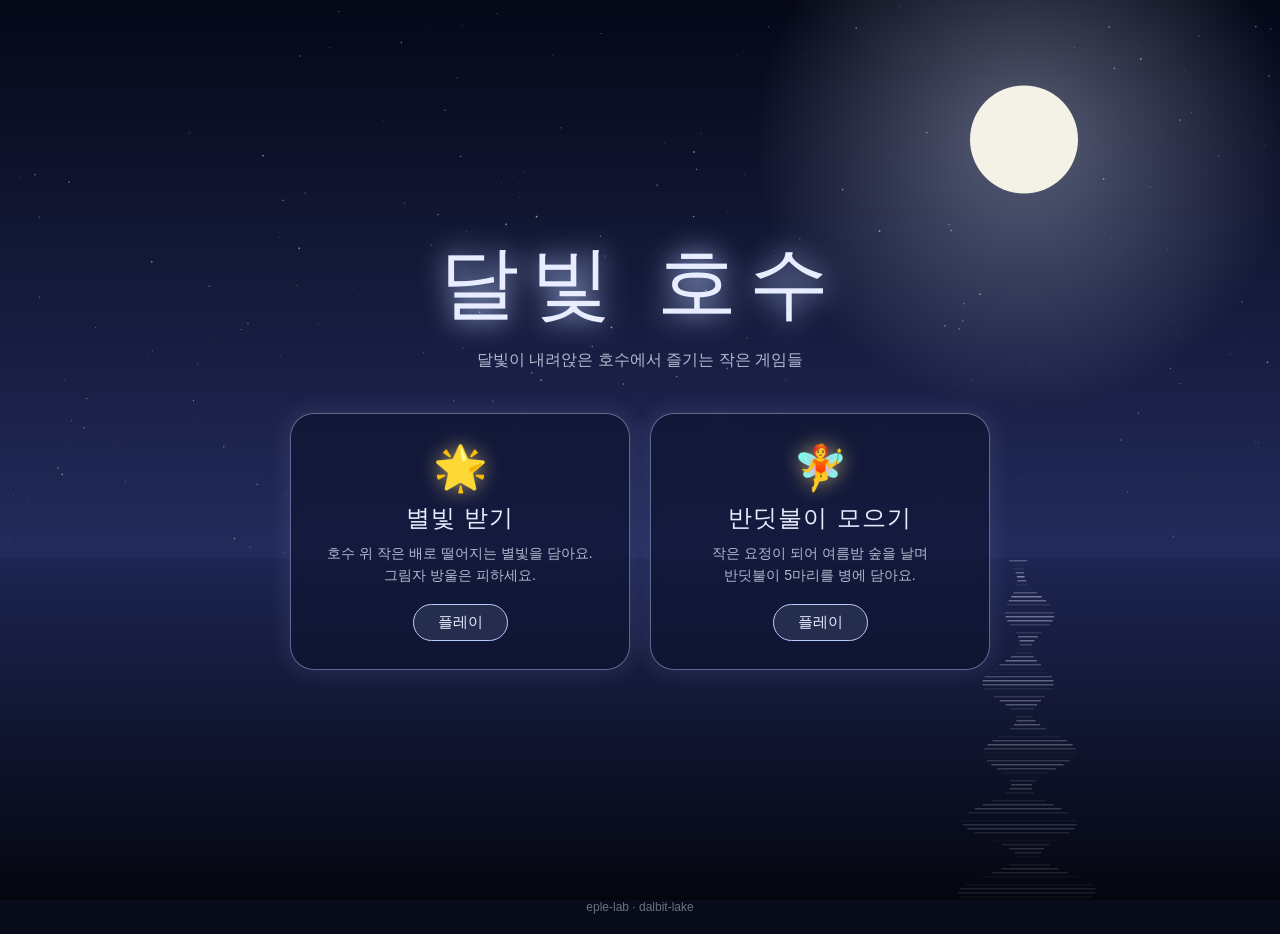
<file: index.html>
<!doctype html>
<html lang="ko">
<head>
<meta charset="utf-8">
<meta name="viewport" content="width=device-width,initial-scale=1">
<title>달빛 호수</title>
<style>
  html, body {
    margin: 0; min-height: 100%;
    background: #070b1a; color: #e8ecff;
    font-family: "Apple SD Gothic Neo", "Malgun Gothic", "Noto Sans KR", sans-serif;
  }
  canvas { position: fixed; inset: 0; width: 100vw; height: 100vh; z-index: 0; }
  main {
    position: relative; z-index: 1; min-height: 100vh; box-sizing: border-box;
    display: flex; flex-direction: column; align-items: center; justify-content: center;
    padding: 32px 16px; text-align: center;
  }
  h1 {
    font-size: clamp(44px, 10vw, 80px); margin: 0 0 8px; font-weight: 300;
    letter-spacing: .15em; text-shadow: 0 0 28px #b9ccff;
  }
  .sub { margin: 0 0 40px; opacity: .75; line-height: 1.7; }
  .games { display: flex; flex-wrap: wrap; gap: 20px; justify-content: center; width: 100%; max-width: 720px; }
  .game {
    flex: 1 1 260px; max-width: 340px; box-sizing: border-box;
    display: flex; flex-direction: column; align-items: center; gap: 8px;
    padding: 28px 20px; border-radius: 24px; text-decoration: none; color: inherit;
    border: 1px solid rgba(185, 204, 255, .45);
    background: rgba(12, 18, 44, .6); backdrop-filter: blur(4px);
    box-shadow: 0 0 24px rgba(185, 204, 255, .15);
    transition: transform .2s, box-shadow .2s, background .2s;
  }
  a.game:hover, a.game:focus-visible {
    transform: translateY(-4px); background: rgba(30, 40, 90, .65);
    box-shadow: 0 0 36px rgba(185, 204, 255, .35); outline: none;
  }
  .game .icon { font-size: 44px; filter: drop-shadow(0 0 10px rgba(255, 230, 140, .6)); }
  .game h2 { margin: 0; font-size: 24px; font-weight: 500; letter-spacing: .05em; }
  .game p { margin: 0; font-size: 14px; opacity: .75; line-height: 1.6; }
  .game .go {
    margin-top: 10px; padding: 8px 24px; border-radius: 999px;
    border: 1px solid #b9ccff; background: rgba(185, 204, 255, .12); font-size: 15px;
  }
  .game.soon { opacity: .6; cursor: default; }
  .game.soon .go { border-style: dashed; }
  footer { position: relative; z-index: 1; text-align: center; padding: 0 16px 20px; font-size: 12px; opacity: .45; }
</style>
</head>
<body>
<canvas id="sky"></canvas>
<main>
  <h1>달빛 호수</h1>
  <p class="sub">달빛이 내려앉은 호수에서 즐기는 작은 게임들</p>
  <div class="games">
    <a class="game" href="starlight/">
      <span class="icon">🌟</span>
      <h2>별빛 받기</h2>
      <p>호수 위 작은 배로 떨어지는 별빛을 담아요.<br>그림자 방울은 피하세요.</p>
      <span class="go">플레이</span>
    </a>
    <a class="game" href="fireflies/">
      <span class="icon">🧚</span>
      <h2>반딧불이 모으기</h2>
      <p>작은 요정이 되어 여름밤 숲을 날며<br>반딧불이 5마리를 병에 담아요.</p>
      <span class="go">플레이</span>
    </a>
  </div>
</main>
<footer>eple-lab · dalbit-lake</footer>
<script>
// quiet background: twinkling stars, moon, and its reflection on the lake
const canvas = document.getElementById('sky');
const ctx = canvas.getContext('2d');
let W, H, horizon, stars = [];

function resize() {
  const dpr = Math.min(window.devicePixelRatio || 1, 2);
  W = innerWidth; H = innerHeight;
  canvas.width = W * dpr; canvas.height = H * dpr;
  ctx.setTransform(dpr, 0, 0, dpr, 0, 0);
  horizon = H * 0.62;
  stars = Array.from({ length: Math.floor(W * horizon / 2200) }, () => ({
    x: Math.random() * W, y: Math.random() * horizon,
    r: Math.random() * 1.3 + 0.3, p: Math.random() * Math.PI * 2,
  }));
}

function draw(now) {
  const t = now / 1000;
  const sky = ctx.createLinearGradient(0, 0, 0, horizon);
  sky.addColorStop(0, '#050817');
  sky.addColorStop(1, '#232b5c');
  ctx.fillStyle = sky;
  ctx.fillRect(0, 0, W, horizon);

  ctx.fillStyle = '#dfe7ff';
  for (const s of stars) {
    ctx.globalAlpha = 0.35 + Math.sin(t * 1.4 + s.p) * 0.3;
    ctx.fillRect(s.x, s.y, s.r, s.r);
  }
  ctx.globalAlpha = 1;

  const mx = W * 0.8, my = horizon * 0.25, mr = Math.max(26, Math.min(W, H) * 0.06);
  const glow = ctx.createRadialGradient(mx, my, mr * 0.8, mx, my, mr * 5);
  glow.addColorStop(0, 'rgba(220,230,255,.3)');
  glow.addColorStop(1, 'rgba(220,230,255,0)');
  ctx.fillStyle = glow;
  ctx.fillRect(0, 0, W, horizon);
  ctx.fillStyle = '#f4f2e6';
  ctx.beginPath(); ctx.arc(mx, my, mr, 0, Math.PI * 2); ctx.fill();

  const water = ctx.createLinearGradient(0, horizon, 0, H);
  water.addColorStop(0, '#1d2552');
  water.addColorStop(1, '#04060f');
  ctx.fillStyle = water;
  ctx.fillRect(0, horizon, W, H - horizon);

  ctx.fillStyle = '#e8ecff';
  for (let y = horizon + 2; y < H; y += 4) {
    const k = (y - horizon) / (H - horizon);
    const w = mr * (0.6 + k * 2) * (0.6 + 0.4 * Math.sin(t * 2 + y * 0.09));
    ctx.globalAlpha = 0.5 * (1 - k * 0.8) * (0.5 + 0.5 * Math.sin(t * 3 + y * 0.3));
    ctx.fillRect(mx - w / 2 + Math.sin(t * 1.3 + y * 0.05) * 6, y, w, 1.5);
  }
  ctx.globalAlpha = 1;
  requestAnimationFrame(draw);
}

addEventListener('resize', resize);
resize();
requestAnimationFrame(draw);
</script>
</body>
</html>
</file>
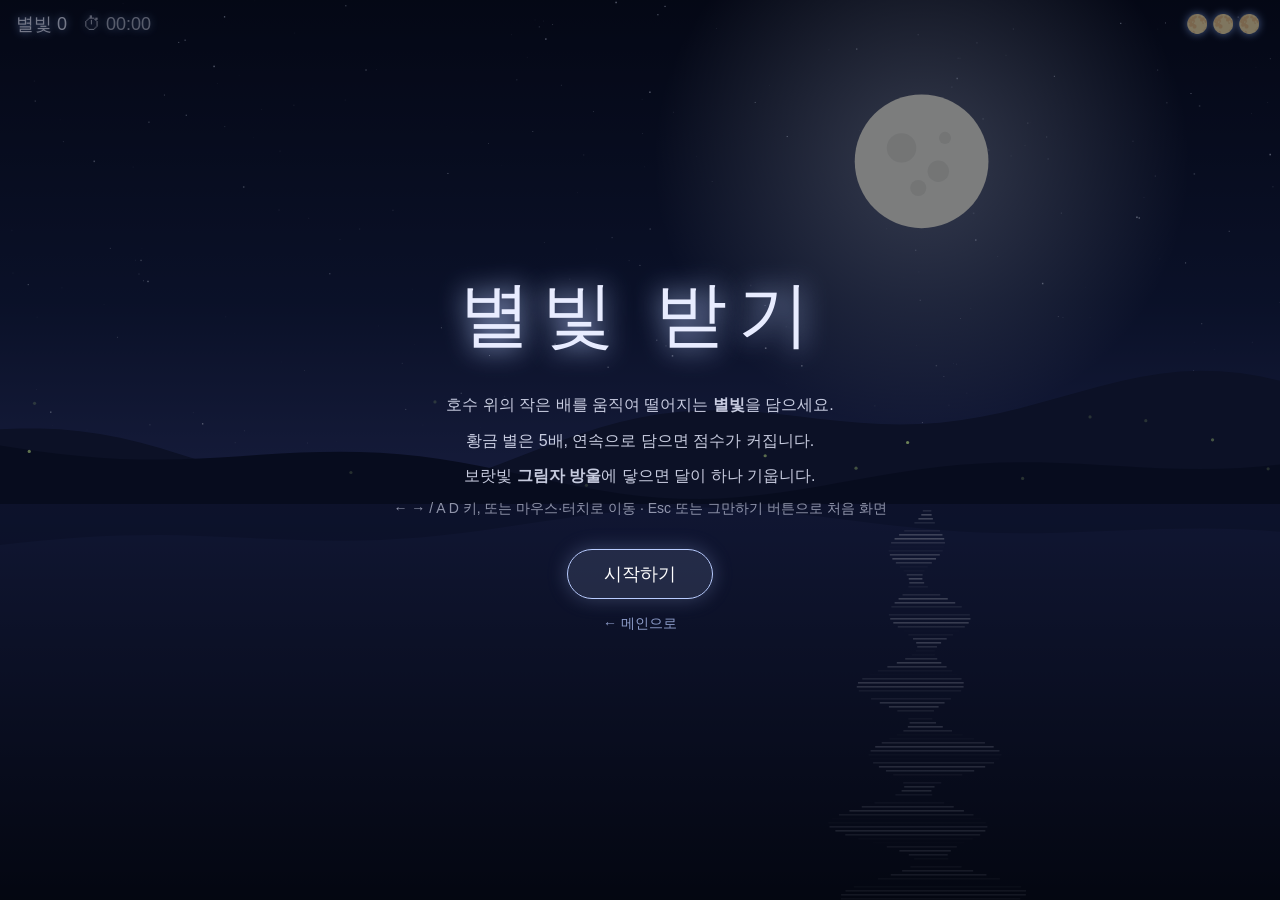
<file: starlight/index.html>
<!doctype html>
<html lang="ko">
<head>
<meta charset="utf-8">
<meta name="viewport" content="width=device-width,initial-scale=1,maximum-scale=1,user-scalable=no">
<title>별빛 받기 · 달빛 호수</title>
<style>
  html, body {
    margin: 0; height: 100%; overflow: hidden;
    background: #070b1a; color: #e8ecff;
    font-family: "Apple SD Gothic Neo", "Malgun Gothic", "Noto Sans KR", sans-serif;
    touch-action: none; user-select: none; -webkit-user-select: none;
  }
  canvas { display: block; width: 100vw; height: 100vh; }
  #hud {
    position: fixed; top: 12px; left: 16px; right: 16px;
    display: flex; justify-content: space-between; align-items: center;
    pointer-events: none; font-size: 18px; text-shadow: 0 0 8px #8fb4ff;
  }
  #hud .group { display: flex; align-items: center; gap: 16px; }
  #time { opacity: .75; font-variant-numeric: tabular-nums; }
  #combo { opacity: 0; transition: opacity .2s; color: #ffe9a8; }
  #lives { letter-spacing: 4px; }
  #stop {
    pointer-events: auto; padding: 6px 14px; font-size: 14px; font-family: inherit;
    border-radius: 999px; border: 1px solid rgba(185, 204, 255, .6); color: #e8ecff; cursor: pointer;
    background: rgba(10, 14, 32, .55);
  }
  #stop:hover { background: rgba(185, 204, 255, .2); }
  #stop.hidden { display: none; }
  #overlay {
    position: fixed; inset: 0; padding: 16px;
    display: flex; flex-direction: column; align-items: center; justify-content: center;
    text-align: center; background: rgba(5, 8, 20, .5);
  }
  #overlay.hidden { display: none; }
  h1 {
    font-size: clamp(40px, 9vw, 72px); margin: 0 0 12px; font-weight: 300;
    letter-spacing: .15em; text-shadow: 0 0 28px #b9ccff;
  }
  #overlay p { margin: 4px 0; opacity: .85; line-height: 1.7; }
  #result { font-size: 22px; margin-bottom: 8px !important; color: #ffe9a8; opacity: 1 !important; }
  #overlay button {
    margin-top: 24px; padding: 12px 36px; font-size: 18px; font-family: inherit;
    border-radius: 999px; border: 1px solid #b9ccff; color: #fff; cursor: pointer;
    background: rgba(185, 204, 255, .12); box-shadow: 0 0 20px rgba(185, 204, 255, .25);
  }
  #overlay button:hover { background: rgba(185, 204, 255, .25); }
  #home { margin-top: 16px; color: #b9ccff; font-size: 14px; text-decoration: none; opacity: .75; }
  #home:hover { opacity: 1; text-decoration: underline; }
</style>
</head>
<body>
<canvas id="c"></canvas>
<div id="hud">
  <span class="group"><span id="score">별빛 0</span><span id="time">⏱ 00:00</span></span>
  <span id="combo"></span>
  <span class="group"><span id="lives"></span><button id="stop" class="hidden">그만하기</button></span>
</div>
<div id="overlay">
  <h1>별빛 받기</h1>
  <p id="result"></p>
  <p>호수 위의 작은 배를 움직여 떨어지는 <b>별빛</b>을 담으세요.</p>
  <p>황금 별은 5배, 연속으로 담으면 점수가 커집니다.</p>
  <p>보랏빛 <b>그림자 방울</b>에 닿으면 달이 하나 기웁니다.</p>
  <p style="font-size:14px;opacity:.6">← → / A D 키, 또는 마우스·터치로 이동 · Esc 또는 그만하기 버튼으로 처음 화면</p>
  <button id="start">시작하기</button>
  <a id="home" href="../">← 메인으로</a>
</div>
<script>
const canvas = document.getElementById('c');
const ctx = canvas.getContext('2d');
const $score = document.getElementById('score');
const $combo = document.getElementById('combo');
const $lives = document.getElementById('lives');
const $overlay = document.getElementById('overlay');
const $result = document.getElementById('result');
const $start = document.getElementById('start');
const $time = document.getElementById('time');
const $stop = document.getElementById('stop');

let W, H, S, horizon;
let bgStars = [], mountains = [], fireflies = [];

function resize() {
  const dpr = Math.min(window.devicePixelRatio || 1, 2);
  W = window.innerWidth; H = window.innerHeight;
  canvas.width = W * dpr; canvas.height = H * dpr;
  ctx.setTransform(dpr, 0, 0, dpr, 0, 0);
  S = Math.min(W, H) / 700;
  horizon = H * 0.56;

  bgStars = Array.from({ length: Math.floor(W * horizon / 2500) }, () => ({
    x: Math.random() * W, y: Math.random() * horizon * 0.95,
    r: Math.random() * 1.3 + 0.3, p: Math.random() * Math.PI * 2,
  }));
  mountains = [];
  for (let layer = 0; layer < 2; layer++) {
    const pts = [];
    const seed = Math.random() * 100;
    for (let x = 0; x <= W + 20; x += 20) {
      const h = (Math.sin(x * 0.004 + seed) * 0.5 + Math.sin(x * 0.011 + seed * 2) * 0.3 + 0.9)
        * H * (layer ? 0.05 : 0.09);
      pts.push([x, horizon - h]);
    }
    mountains.push(pts);
  }
  fireflies = Array.from({ length: 14 }, () => ({
    x: Math.random() * W, y: horizon - Math.random() * H * 0.12,
    p: Math.random() * 10, s: Math.random() * 0.5 + 0.5,
  }));
  if (boat) {
    boat.y = H * 0.8;
    boat.w = Math.max(64, 100 * S);
    boat.x = Math.min(Math.max(boat.x, boat.w / 2), W - boat.w / 2);
  }
}

// ---------- state ----------
let boat = null;
let items = [], ripples = [], particles = [], texts = [], flashes = [], shower = [];
let score = 0, lives = 3, combo = 0, elapsed = 0, spawnTimer = 0, shake = 0;
let running = false, last = 0, t = 0;
let ending = false, endTimer = 0, showerTimer = 0, skyFlash = 0, shownSecond = -1;
let best = 0;
try { best = +localStorage.getItem('dalbit-lake-best') || 0; } catch (e) {}

const keys = {};
let pointerX = null;

function reset() {
  boat = { x: W / 2, y: H * 0.8, w: Math.max(64, 100 * S), vx: 0, glow: 0 };
  items = []; ripples = []; particles = []; texts = []; flashes = []; shower = [];
  score = 0; lives = 3; combo = 0; elapsed = 0; spawnTimer = 0.6; shake = 0;
  ending = false; showerTimer = 0; skyFlash = 0;
  pointerX = null;
  updateHud();
  updateTime();
}

function updateTime() {
  const sec = Math.floor(elapsed);
  if (sec === shownSecond) return;
  shownSecond = sec;
  const mm = String(Math.floor(sec / 60)).padStart(2, '0');
  const ss = String(sec % 60).padStart(2, '0');
  $time.textContent = `⏱ ${mm}:${ss}`;
}

function updateHud() {
  $score.textContent = `별빛 ${score}`;
  $lives.textContent = '🌕'.repeat(lives) + '🌑'.repeat(3 - lives);
  const mult = multiplier();
  $combo.textContent = combo >= 3 ? `${combo} 연속 · ×${mult}` : '';
  $combo.style.opacity = combo >= 3 ? 1 : 0;
}

const multiplier = () => 1 + Math.floor(combo / 5);

// ---------- spawning ----------
function spawn() {
  const r = Math.random();
  const darkChance = Math.min(0.14 + elapsed * 0.004, 0.34);
  const type = r < darkChance ? 'dark' : r < darkChance + 0.12 ? 'gold' : 'star';
  const size = (type === 'gold' ? 15 : type === 'dark' ? 14 : 11) * Math.max(S, 0.7);
  const speed = (110 + Math.min(elapsed * 3.5, 200) + Math.random() * 60) * Math.max(H / 800, 0.7);
  items.push({
    type, r: size,
    x: size + Math.random() * (W - size * 2), y: -20,
    vy: type === 'gold' ? speed * 1.25 : speed,
    sway: (type === 'gold' ? 40 + Math.random() * 30 : Math.random() * 30) * S,
    phase: Math.random() * Math.PI * 2,
    rot: Math.random() * Math.PI, landY: boat.y + 30 + Math.random() * (H - boat.y - 40),
  });
}

function burst(x, y, color, n) {
  for (let i = 0; i < n; i++) {
    const a = Math.random() * Math.PI * 2, v = (Math.random() * 160 + 40) * S;
    particles.push({ x, y, vx: Math.cos(a) * v, vy: Math.sin(a) * v - 60 * S, life: 1, color });
  }
}

// "화악~" — light ring, glow, and sparkles that bloom outward and float up
function bloom(x, y, gold) {
  flashes.push({ x, y, life: 1, gold, max: (gold ? 190 : 120) * Math.max(S, 0.7) });
  const n = gold ? 46 : 26;
  for (let i = 0; i < n; i++) {
    const a = Math.random() * Math.PI * 2, v = (Math.random() * 260 + 120) * S;
    particles.push({
      x, y, vx: Math.cos(a) * v, vy: Math.sin(a) * v - 80 * S,
      life: 1, spark: true, size: (Math.random() * 3 + 2.5) * Math.max(S, 0.7),
      color: gold ? (Math.random() < 0.5 ? '#fff1a0' : '#d9ff8a') : (Math.random() < 0.5 ? '#ffffff' : '#b9d0ff'),
    });
  }
  boat.glow = 1;
  if (gold) skyFlash = 1;
}

// ---------- update ----------
function update(dt) {
  elapsed += dt;

  // boat movement
  const maxV = 620 * Math.max(S, 0.8);
  let dir = (keys.ArrowRight || keys.KeyD ? 1 : 0) - (keys.ArrowLeft || keys.KeyA ? 1 : 0);
  if (dir) pointerX = null;
  if (pointerX !== null) {
    const diff = pointerX - boat.x;
    boat.vx = Math.max(-maxV * 1.4, Math.min(maxV * 1.4, diff * 12));
  } else {
    boat.vx += (dir * maxV - boat.vx) * Math.min(1, dt * 10);
  }
  boat.x += boat.vx * dt;
  boat.x = Math.min(Math.max(boat.x, boat.w / 2), W - boat.w / 2);
  if (Math.abs(boat.vx) > 80 && Math.random() < dt * 12) {
    ripples.push({ x: boat.x - Math.sign(boat.vx) * boat.w * 0.45, y: boat.y + 6, r: 4, life: 1, dark: false });
  }

  // spawn
  spawnTimer -= dt;
  if (spawnTimer <= 0) {
    spawn();
    spawnTimer = Math.max(0.32, 0.9 - elapsed * 0.009) * (0.7 + Math.random() * 0.6);
  }

  // items
  for (let i = items.length - 1; i >= 0; i--) {
    const it = items[i];
    it.y += it.vy * dt;
    it.phase += dt * 2;
    it.rot += dt * (it.type === 'dark' ? 1 : 2);
    const ix = it.x + Math.sin(it.phase) * it.sway;
    if (it.type === 'gold' && Math.random() < dt * 18) {
      particles.push({
        x: ix + (Math.random() - 0.5) * it.r, y: it.y + (Math.random() - 0.5) * it.r,
        vx: (Math.random() - 0.5) * 30 * S, vy: -20 * S, life: 0.7, spark: true,
        size: (Math.random() * 1.5 + 1.5) * Math.max(S, 0.7), color: Math.random() < 0.5 ? '#fff1a0' : '#d9ff8a',
      });
    }

    const hitY = it.y > boat.y - boat.w * 0.35 - it.r && it.y < boat.y + 10;
    if (hitY && Math.abs(ix - boat.x) < boat.w / 2 + it.r * 0.6 && it.y < boat.y + 10) {
      items.splice(i, 1);
      if (it.type === 'dark') {
        lives--; combo = 0;
        burst(ix, it.y, '#9b6bff', 22);
        if (lives <= 0) { updateHud(); gameOver(); return; }
        shake = 14 * S;
        texts.push({ x: ix, y: it.y - 20, s: '달이 기울었어요', life: 1, color: '#c9a6ff' });
      } else {
        combo++;
        const gold = it.type === 'gold';
        const gain = (gold ? 5 : 1) * multiplier();
        score += gain;
        bloom(ix, it.y, gold);
        texts.push({ x: ix, y: it.y - 20, s: `+${gain}`, life: 1, color: gold ? '#ffd76a' : '#e3ecff', big: gold });
      }
      updateHud();
      continue;
    }
    if (it.y >= it.landY && it.y > boat.y + 10) {
      items.splice(i, 1);
      ripples.push({ x: ix, y: it.landY, r: 3, life: 1, dark: it.type === 'dark' });
      if (it.type !== 'dark') {
        ripples.push({ x: ix, y: it.landY, r: 0, life: 1.3, dark: false });
        if (combo) { combo = 0; updateHud(); }
      }
    }
  }

  updateTime();
}

// effects keep animating on the title screen and during the ending shower
function updateEffects(dt) {
  for (let i = ripples.length - 1; i >= 0; i--) {
    const rp = ripples[i];
    rp.r += 46 * S * dt; rp.life -= dt * 0.8;
    if (rp.life <= 0) ripples.splice(i, 1);
  }
  const drag = Math.pow(0.04, dt);
  for (let i = particles.length - 1; i >= 0; i--) {
    const p = particles[i];
    p.x += p.vx * dt; p.y += p.vy * dt;
    if (p.spark) { p.vx *= drag; p.vy = p.vy * drag - 30 * S * dt; p.life -= dt * 0.9; }
    else { p.vy += 260 * S * dt; p.life -= dt * 1.4; }
    if (p.life <= 0) particles.splice(i, 1);
  }
  for (let i = texts.length - 1; i >= 0; i--) {
    const tx = texts[i];
    tx.y -= 40 * dt; tx.life -= dt * 1.1;
    if (tx.life <= 0) texts.splice(i, 1);
  }
  for (let i = flashes.length - 1; i >= 0; i--) {
    flashes[i].life -= dt * 1.5;
    if (flashes[i].life <= 0) flashes.splice(i, 1);
  }

  // ending: stars pour down from the sky
  if (showerTimer > 0) {
    showerTimer -= dt;
    const rate = showerTimer > 1 ? 90 : 90 * showerTimer;
    let n = rate * dt;
    while (n > 0) {
      if (Math.random() < n) spawnShowerStar();
      n--;
    }
  }
  for (let i = shower.length - 1; i >= 0; i--) {
    const s = shower[i];
    s.x += s.vx * dt; s.y += s.vy * dt;
    if (s.y > H + 60 || s.x < -100) shower.splice(i, 1);
  }

  if (boat) boat.glow = Math.max(0, boat.glow - dt * 1.5);
  skyFlash = Math.max(0, skyFlash - dt * 1.8);
  shake = Math.max(0, shake - dt * 40);

  if (ending) {
    endTimer -= dt;
    if (endTimer <= 0) { ending = false; showResult(); }
  }
}

function spawnShowerStar() {
  const v = (500 + Math.random() * 500) * Math.max(H / 800, 0.7);
  const a = Math.PI / 2 + 0.35 + Math.random() * 0.15;
  const hue = Math.random();
  shower.push({
    x: Math.random() * (W + 300), y: -40 - Math.random() * 120,
    vx: Math.cos(a) * v, vy: Math.sin(a) * v,
    len: (60 + Math.random() * 120) * Math.max(S, 0.7),
    size: (Math.random() * 2 + 1.5) * Math.max(S, 0.7),
    color: hue < 0.2 ? '255,226,138' : hue < 0.35 ? '217,255,138' : hue < 0.65 ? '185,208,255' : '255,255,255',
  });
}

// ---------- draw ----------
function moonPos() {
  return { x: W * 0.72, y: horizon * 0.32, r: Math.max(28, 52 * S) };
}

function drawStarShape(x, y, r, rot) {
  ctx.beginPath();
  for (let i = 0; i < 10; i++) {
    const a = rot + i * Math.PI / 5, rr = i % 2 ? r * 0.45 : r;
    ctx.lineTo(x + Math.cos(a) * rr, y + Math.sin(a) * rr);
  }
  ctx.closePath();
  ctx.fill();
}

function draw() {
  ctx.save();
  if (shake) ctx.translate((Math.random() - 0.5) * shake, (Math.random() - 0.5) * shake);

  // sky
  const sky = ctx.createLinearGradient(0, 0, 0, horizon);
  sky.addColorStop(0, '#050817');
  sky.addColorStop(0.6, '#111a3d');
  sky.addColorStop(1, '#2a3266');
  ctx.fillStyle = sky;
  ctx.fillRect(-20, -20, W + 40, horizon + 20);

  for (const s of bgStars) {
    ctx.globalAlpha = 0.4 + Math.sin(t * 1.5 + s.p) * 0.35;
    ctx.fillStyle = '#dfe7ff';
    ctx.fillRect(s.x, s.y, s.r, s.r);
  }
  ctx.globalAlpha = 1;

  // moon — glows brighter with combo
  const m = moonPos();
  const glowBoost = Math.min(combo, 20) / 20;
  const glow = ctx.createRadialGradient(m.x, m.y, m.r * 0.8, m.x, m.y, m.r * (4 + glowBoost * 2));
  glow.addColorStop(0, `rgba(220,230,255,${0.35 + glowBoost * 0.25})`);
  glow.addColorStop(1, 'rgba(220,230,255,0)');
  ctx.fillStyle = glow;
  ctx.fillRect(0, 0, W, horizon);
  ctx.fillStyle = '#f4f2e6';
  ctx.beginPath(); ctx.arc(m.x, m.y, m.r, 0, Math.PI * 2); ctx.fill();
  ctx.fillStyle = 'rgba(180,180,170,.25)';
  for (const [dx, dy, rr] of [[-0.3, -0.2, 0.22], [0.25, 0.15, 0.16], [-0.05, 0.4, 0.12], [0.35, -0.35, 0.09]]) {
    ctx.beginPath(); ctx.arc(m.x + dx * m.r, m.y + dy * m.r, rr * m.r, 0, Math.PI * 2); ctx.fill();
  }

  // mountains
  ['#141a38', '#0b1029'].forEach((col, li) => {
    ctx.fillStyle = col;
    ctx.beginPath(); ctx.moveTo(0, horizon);
    for (const [x, y] of mountains[li]) ctx.lineTo(x, y);
    ctx.lineTo(W, horizon); ctx.closePath(); ctx.fill();
  });

  // fireflies over the shore
  for (const f of fireflies) {
    const fx = f.x + Math.sin(t * 0.5 * f.s + f.p) * 30;
    const fy = f.y + Math.cos(t * 0.7 * f.s + f.p) * 10;
    ctx.globalAlpha = 0.3 + Math.max(0, Math.sin(t * 2 * f.s + f.p)) * 0.7;
    ctx.fillStyle = '#d8ff9a';
    ctx.beginPath(); ctx.arc(fx, fy, 1.6, 0, Math.PI * 2); ctx.fill();
  }
  ctx.globalAlpha = 1;

  // water
  const water = ctx.createLinearGradient(0, horizon, 0, H);
  water.addColorStop(0, '#1d2552');
  water.addColorStop(1, '#04060f');
  ctx.fillStyle = water;
  ctx.fillRect(-20, horizon, W + 40, H - horizon + 20);

  // mountain reflection
  ctx.globalAlpha = 0.35;
  ctx.fillStyle = '#0b1029';
  ctx.beginPath(); ctx.moveTo(0, horizon);
  for (const [x, y] of mountains[1]) ctx.lineTo(x, horizon + (horizon - y) * 0.7);
  ctx.lineTo(W, horizon); ctx.closePath(); ctx.fill();
  ctx.globalAlpha = 1;

  // moon reflection: shimmering streaks
  for (let y = horizon + 2; y < H; y += 4) {
    const k = (y - horizon) / (H - horizon);
    const w = m.r * (0.6 + k * 2.2) * (0.6 + 0.4 * Math.sin(t * 2.2 + y * 0.09));
    const off = Math.sin(t * 1.3 + y * 0.05) * 6 * (1 + k * 2);
    ctx.globalAlpha = (0.55 + glowBoost * 0.3) * (1 - k * 0.75) * (0.5 + 0.5 * Math.sin(t * 3 + y * 0.3));
    ctx.fillStyle = '#e8ecff';
    ctx.fillRect(m.x - w / 2 + off, y, w, 1.6);
  }
  ctx.globalAlpha = 1;

  // ripples
  ctx.lineWidth = 1.2;
  for (const rp of ripples) {
    ctx.strokeStyle = rp.dark ? `rgba(160,110,255,${rp.life * 0.6})` : `rgba(210,225,255,${rp.life * 0.6})`;
    ctx.beginPath(); ctx.ellipse(rp.x, rp.y, rp.r, rp.r * 0.3, 0, 0, Math.PI * 2); ctx.stroke();
  }

  if (boat) {
    // falling items
    for (const it of items) {
      const ix = it.x + Math.sin(it.phase) * it.sway;
      if (it.type === 'dark') {
        const g = ctx.createRadialGradient(ix, it.y, 0, ix, it.y, it.r * 2.2);
        g.addColorStop(0, 'rgba(40,10,70,1)');
        g.addColorStop(0.45, 'rgba(90,40,160,.85)');
        g.addColorStop(1, 'rgba(120,60,220,0)');
        ctx.fillStyle = g;
        ctx.beginPath(); ctx.arc(ix, it.y, it.r * 2.2, 0, Math.PI * 2); ctx.fill();
        ctx.fillStyle = '#12061f';
        ctx.beginPath(); ctx.arc(ix, it.y, it.r * 0.7, 0, Math.PI * 2); ctx.fill();
      } else if (it.type === 'gold') {
        // firefly-like: breathes bigger and smaller, glow flickers
        const pulse = 0.7 + 0.45 * (0.5 + 0.5 * Math.sin(t * 5.5 + it.phase * 2));
        const flick = 0.75 + 0.25 * Math.sin(t * 17 + it.phase * 5);
        const gr = it.r * 3.4 * pulse;
        ctx.globalCompositeOperation = 'lighter';
        const g = ctx.createRadialGradient(ix, it.y, 0, ix, it.y, gr);
        g.addColorStop(0, `rgba(255,245,170,${0.9 * flick})`);
        g.addColorStop(0.3, `rgba(230,255,130,${0.45 * flick})`);
        g.addColorStop(1, 'rgba(200,255,100,0)');
        ctx.fillStyle = g;
        ctx.beginPath(); ctx.arc(ix, it.y, gr, 0, Math.PI * 2); ctx.fill();
        ctx.globalCompositeOperation = 'source-over';
        ctx.shadowBlur = 22 * pulse; ctx.shadowColor = '#ffe76a';
        ctx.fillStyle = '#fff6c2';
        drawStarShape(ix, it.y, it.r * pulse, it.rot);
        ctx.shadowBlur = 0;
      } else {
        ctx.shadowBlur = 18; ctx.shadowColor = '#a9c4ff';
        ctx.fillStyle = '#eef3ff';
        drawStarShape(ix, it.y, it.r, it.rot);
        ctx.shadowBlur = 0;
        // faint trail
        ctx.globalAlpha = 0.25;
        ctx.fillRect(ix - 0.75, it.y - it.r * 4, 1.5, it.r * 3);
        ctx.globalAlpha = 1;
      }
    }

    drawBoat();
  }

  ctx.globalCompositeOperation = 'lighter';

  // catch bloom: soft glow + expanding light ring
  for (const f of flashes) {
    const k = 1 - f.life, e = 1 - Math.pow(1 - k, 3);
    const rr = f.max * (0.2 + e);
    const g = ctx.createRadialGradient(f.x, f.y, 0, f.x, f.y, rr);
    const c = f.gold ? '255,230,140' : '200,220,255';
    g.addColorStop(0, `rgba(${c},${0.55 * f.life})`);
    g.addColorStop(1, `rgba(${c},0)`);
    ctx.fillStyle = g;
    ctx.beginPath(); ctx.arc(f.x, f.y, rr, 0, Math.PI * 2); ctx.fill();
    ctx.strokeStyle = `rgba(${c},${0.8 * f.life})`;
    ctx.lineWidth = 3 * f.life + 0.5;
    ctx.beginPath(); ctx.arc(f.x, f.y, rr * 0.8, 0, Math.PI * 2); ctx.stroke();
    // vertical beam of light rising from the boat
    ctx.fillStyle = `rgba(${c},${0.18 * f.life})`;
    const bw = f.max * 0.25 * f.life;
    ctx.fillRect(f.x - bw / 2, 0, bw, f.y);
  }

  for (const p of particles) {
    ctx.globalAlpha = Math.max(0, p.life);
    ctx.fillStyle = p.color;
    if (p.spark) {
      const s = p.size * (0.6 + 0.4 * p.life);
      ctx.beginPath();
      ctx.moveTo(p.x, p.y - s * 2); ctx.lineTo(p.x + s * 0.4, p.y - s * 0.4);
      ctx.lineTo(p.x + s * 2, p.y); ctx.lineTo(p.x + s * 0.4, p.y + s * 0.4);
      ctx.lineTo(p.x, p.y + s * 2); ctx.lineTo(p.x - s * 0.4, p.y + s * 0.4);
      ctx.lineTo(p.x - s * 2, p.y); ctx.lineTo(p.x - s * 0.4, p.y - s * 0.4);
      ctx.closePath(); ctx.fill();
    } else {
      ctx.fillRect(p.x - 1.5, p.y - 1.5, 3, 3);
    }
  }
  ctx.globalAlpha = 1;

  // ending star shower
  for (const s of shower) {
    const sp = Math.hypot(s.vx, s.vy);
    const tx = s.x - s.vx / sp * s.len, ty = s.y - s.vy / sp * s.len;
    const g = ctx.createLinearGradient(s.x, s.y, tx, ty);
    g.addColorStop(0, `rgba(${s.color},0.95)`);
    g.addColorStop(1, `rgba(${s.color},0)`);
    ctx.strokeStyle = g;
    ctx.lineWidth = s.size;
    ctx.beginPath(); ctx.moveTo(s.x, s.y); ctx.lineTo(tx, ty); ctx.stroke();
    ctx.fillStyle = `rgba(${s.color},1)`;
    ctx.beginPath(); ctx.arc(s.x, s.y, s.size * 1.3, 0, Math.PI * 2); ctx.fill();
  }

  if (skyFlash > 0) {
    ctx.fillStyle = `rgba(255,240,180,${0.12 * skyFlash})`;
    ctx.fillRect(-20, -20, W + 40, H + 40);
  }
  ctx.globalCompositeOperation = 'source-over';

  ctx.textAlign = 'center';
  for (const tx of texts) {
    ctx.globalAlpha = Math.max(0, tx.life);
    ctx.fillStyle = tx.color;
    const fs = Math.max(14, 20 * S) * (tx.big ? 1.6 : 1) * (1 + 0.3 * Math.max(0, tx.life - 0.7));
    ctx.font = `bold ${fs}px "Malgun Gothic", sans-serif`;
    ctx.fillText(tx.s, tx.x, tx.y);
  }
  ctx.globalAlpha = 1;
  ctx.restore();
}

function drawBoat() {
  const { x, w } = boat;
  const y = boat.y + Math.sin(t * 2.4) * 2;
  const h = w * 0.22;
  const tilt = Math.max(-0.12, Math.min(0.12, boat.vx / 5000));

  ctx.save();
  ctx.translate(x, y);
  ctx.rotate(tilt);

  // lantern light on water
  const lx = w * 0.22, ly = -h * 2.4;
  const pool = ctx.createRadialGradient(0, h * 0.6, 0, 0, h * 0.6, w * 1.1);
  pool.addColorStop(0, 'rgba(255,200,120,.22)');
  pool.addColorStop(1, 'rgba(255,200,120,0)');
  ctx.fillStyle = pool;
  ctx.beginPath(); ctx.ellipse(0, h * 0.6, w * 1.1, w * 0.3, 0, 0, Math.PI * 2); ctx.fill();

  // hull
  ctx.fillStyle = '#2b2140';
  ctx.beginPath();
  ctx.moveTo(-w / 2, -h * 0.4);
  ctx.quadraticCurveTo(-w * 0.35, h, 0, h);
  ctx.quadraticCurveTo(w * 0.35, h, w / 2, -h * 0.4);
  ctx.quadraticCurveTo(0, h * 0.1, -w / 2, -h * 0.4);
  ctx.fill();
  ctx.strokeStyle = 'rgba(220,230,255,.55)';
  ctx.lineWidth = 1.5;
  ctx.beginPath();
  ctx.moveTo(-w / 2, -h * 0.4);
  ctx.quadraticCurveTo(0, h * 0.1, w / 2, -h * 0.4);
  ctx.stroke();

  // pole + lantern
  ctx.strokeStyle = '#4a3b5e';
  ctx.lineWidth = 2;
  ctx.beginPath(); ctx.moveTo(lx, -h * 0.1); ctx.lineTo(lx, ly - h * 0.6); ctx.stroke();
  const flicker = (0.85 + Math.sin(t * 9) * 0.08 + Math.sin(t * 13.7) * 0.05) * (1 + boat.glow * 0.9);
  const lg = ctx.createRadialGradient(lx, ly, 0, lx, ly, h * 3.2 * flicker);
  lg.addColorStop(0, 'rgba(255,214,140,.75)');
  lg.addColorStop(1, 'rgba(255,190,110,0)');
  ctx.fillStyle = lg;
  ctx.beginPath(); ctx.arc(lx, ly, h * 3.2 * flicker, 0, Math.PI * 2); ctx.fill();
  ctx.fillStyle = '#ffd88c';
  ctx.beginPath(); ctx.ellipse(lx, ly, h * 0.38, h * 0.5, 0, 0, Math.PI * 2); ctx.fill();

  ctx.restore();

  // reflection of the lantern
  ctx.globalAlpha = 0.25 * flicker;
  ctx.fillStyle = '#ffcf80';
  for (let i = 0; i < 5; i++) {
    const yy = y + h * 1.4 + i * 5;
    const ww = (w * 0.18) * (1 - i * 0.15) * (0.7 + 0.3 * Math.sin(t * 4 + i));
    ctx.fillRect(x + lx - ww / 2, yy, ww, 1.5);
  }
  ctx.globalAlpha = 1;
}

// ---------- loop ----------
function frame(now) {
  const dt = Math.min(0.05, (now - last) / 1000 || 0);
  last = now;
  t += dt;
  if (running) update(dt);
  updateEffects(dt);
  draw();
  requestAnimationFrame(frame);
}

function start() {
  reset();
  running = true;
  $overlay.classList.add('hidden');
  $stop.classList.remove('hidden');
}

// 그만하기: back to the title screen without a result
function stopGame() {
  if (!running && !ending) return;
  running = false; ending = false; showerTimer = 0;
  boat = null; items = []; shower = []; flashes = []; particles = []; texts = [];
  combo = 0; shake = 0; skyFlash = 0;
  $stop.classList.add('hidden');
  $result.innerHTML = best ? `<span style="font-size:15px;opacity:.7">최고 기록 ${best}</span>` : '';
  $start.textContent = '시작하기';
  $overlay.classList.remove('hidden');
}

function gameOver() {
  running = false;
  ending = true;
  endTimer = 2.6;
  showerTimer = 3.2;
  for (const it of items) burst(it.x + Math.sin(it.phase) * it.sway, it.y, '#cfe0ff', 4);
  items = [];
  $stop.classList.add('hidden');
  texts.push({ x: W / 2, y: H * 0.4, s: '달이 모두 기울었어요', life: 2.2, color: '#e8ecff', big: true });
}

function showResult() {
  const isBest = score > best;
  if (isBest) {
    best = score;
    try { localStorage.setItem('dalbit-lake-best', String(best)); } catch (e) {}
  }
  updateHud();
  $result.innerHTML = `별빛 <b>${score}</b>개를 담았어요${isBest ? ' · 새 기록!' : ''}<br><span style="font-size:15px;opacity:.7">최고 기록 ${best}</span>`;
  $start.textContent = '다시 하기';
  $overlay.classList.remove('hidden');
}

// ---------- input ----------
addEventListener('keydown', e => {
  keys[e.code] = true;
  if ((e.code === 'Space' || e.code === 'Enter') && !running && !ending) { e.preventDefault(); start(); }
  if (e.code === 'Escape' && running) stopGame();
});
addEventListener('keyup', e => { keys[e.code] = false; });
canvas.addEventListener('pointerdown', e => { pointerX = e.clientX; });
canvas.addEventListener('pointermove', e => {
  if (e.pointerType === 'mouse' || e.buttons) pointerX = e.clientX;
});
canvas.addEventListener('pointerup', e => { if (e.pointerType !== 'mouse') pointerX = null; });
$start.addEventListener('click', start);
$stop.addEventListener('click', stopGame);
addEventListener('resize', resize);
addEventListener('blur', () => { for (const k in keys) keys[k] = false; });

if (best) $result.innerHTML = `<span style="font-size:15px;opacity:.7">최고 기록 ${best}</span>`;
resize();
updateHud();
requestAnimationFrame(frame);
</script>
</body>
</html>
</file>
